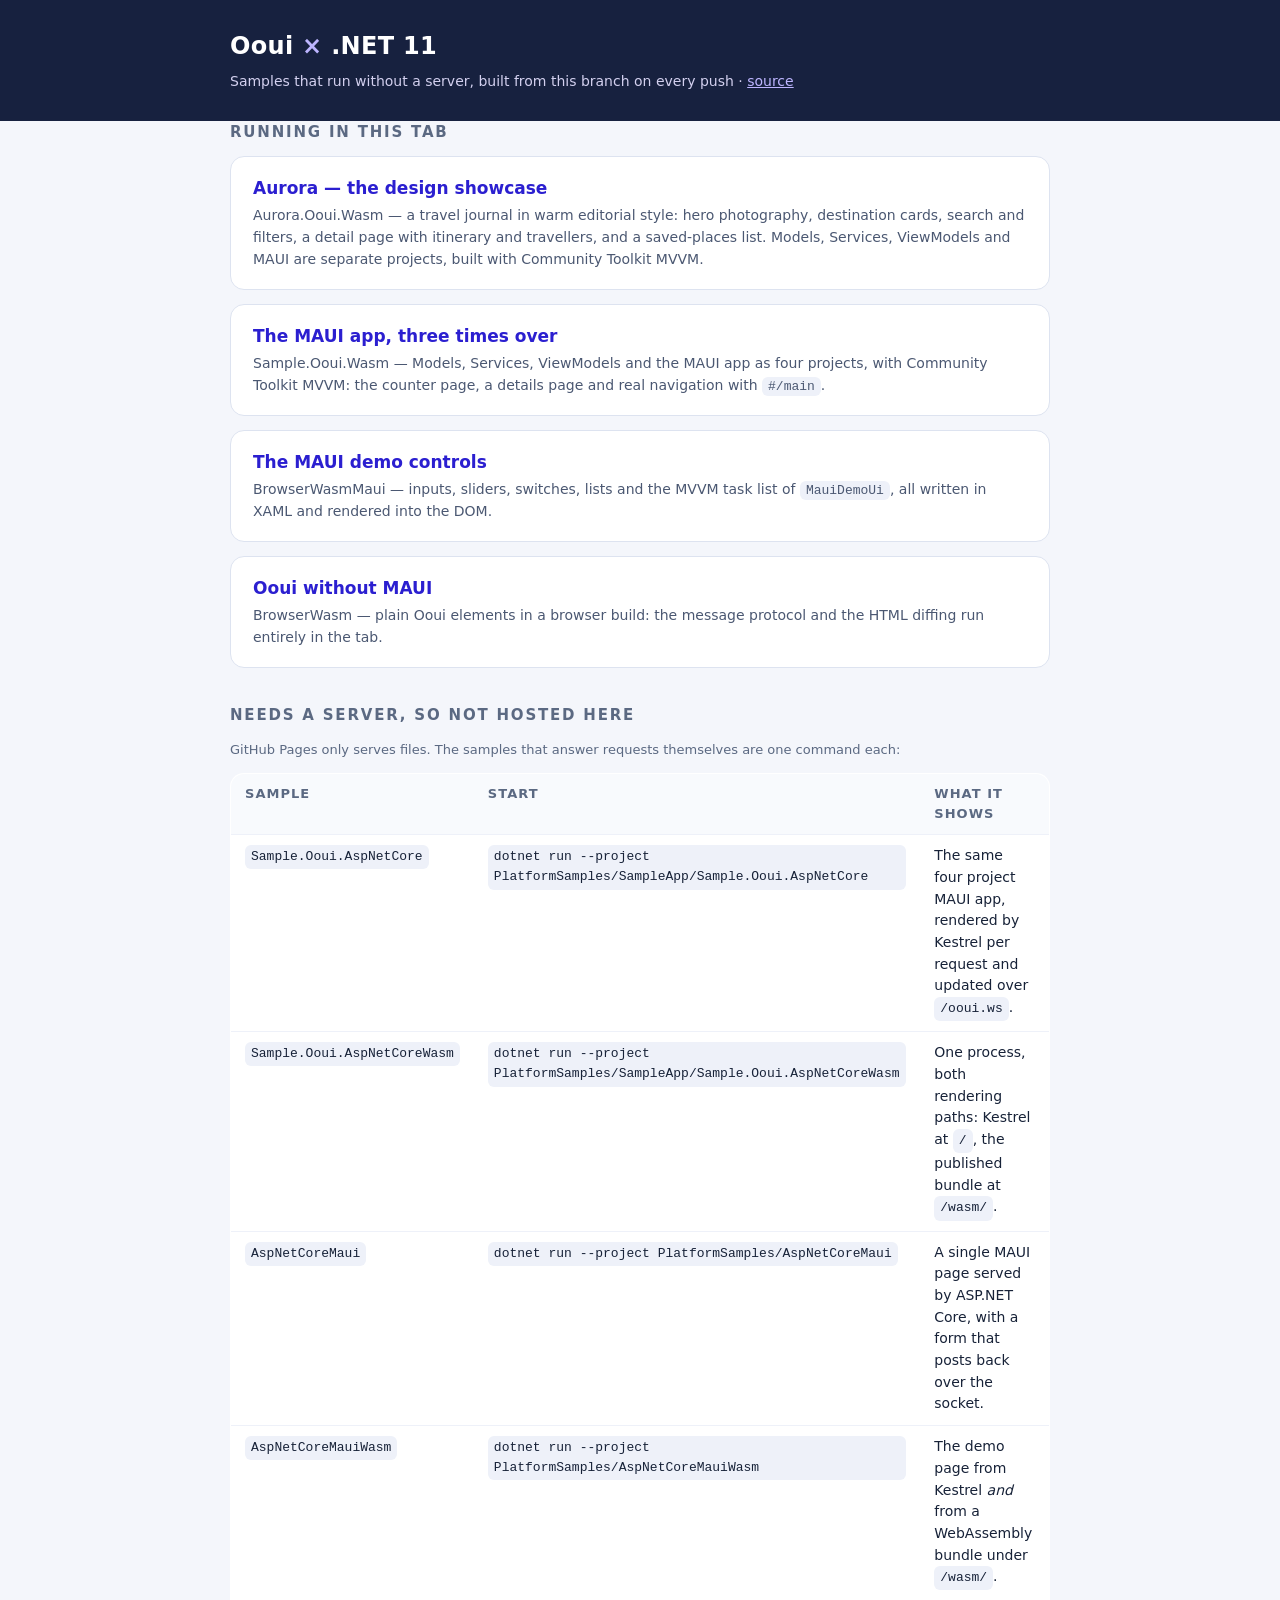
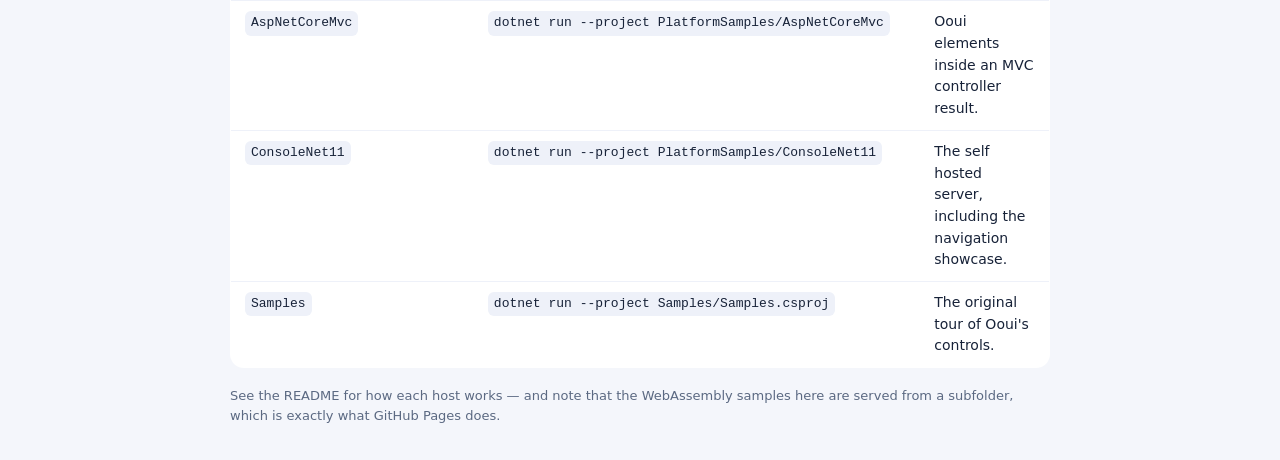
<file: .github/pages/index.html>
<!DOCTYPE html>
<html lang="en">
<head>
  <meta charset="utf-8" />
  <meta name="viewport" content="width=device-width, initial-scale=1" />
  <title>Ooui &middot; samples in the browser</title>
  <style>
    :root { color-scheme: light; }
    * { box-sizing: border-box; }
    body {
      margin: 0;
      background: #f4f6fb;
      color: #172238;
      font-family: "Segoe UI", system-ui, -apple-system, sans-serif;
      line-height: 1.55;
    }
    header { background: #17213f; color: #d3d0ef; }
    .wrap { max-width: 860px; margin: 0 auto; padding: 0 20px; }
    header .wrap { padding: 28px 20px; }
    header h1 { margin: 0; font-size: 24px; letter-spacing: .3px; color: #fff; }
    header h1 em { color: #bdb5ff; font-style: normal; }
    header p { margin: 6px 0 0; font-size: 14px; }
    header a { color: #bdb5ff; }
    main { padding: 28px 20px 64px; }
    h2 { font-size: 15px; text-transform: uppercase; letter-spacing: .12em; color: #5b6982; margin: 36px 0 12px; }
    h2:first-child { margin-top: 0; }
    .cards { display: grid; gap: 14px; }
    a.card {
      display: block;
      padding: 18px 22px;
      background: #fff;
      border: 1px solid #dde3f0;
      border-radius: 14px;
      color: inherit;
      text-decoration: none;
      transition: border-color .15s, transform .15s;
    }
    a.card:hover { border-color: #8f7dff; transform: translateY(-2px); }
    a.card strong { display: block; font-size: 17px; color: #2b1fd0; }
    a.card span { display: block; margin-top: 4px; font-size: 14px; color: #4b5872; }
    code { padding: 2px 6px; background: #eef1f9; border-radius: 6px; font-size: 13px; }
    table { width: 100%; border-collapse: collapse; background: #fff; border: 1px solid #dde3f0; border-radius: 14px; overflow: hidden; font-size: 14px; }
    th, td { padding: 10px 14px; text-align: left; border-bottom: 1px solid #eef1f9; vertical-align: top; }
    tr:last-child td { border-bottom: none; }
    th { background: #f8fafd; font-size: 13px; color: #5b6982; text-transform: uppercase; letter-spacing: .08em; }
    td code { display: inline-block; }
    .note { font-size: 13px; color: #5b6982; }
  </style>
</head>
<body>
  <header>
    <div class="wrap">
      <h1>Ooui <em>×</em> .NET 11</h1>
      <p>Samples that run without a server, built from this branch on every push &middot; <a href="https://github.com/Agredo/Ooui">source</a></p>
    </div>
  </header>

  <main class="wrap">
    <h2>Running in this tab</h2>
    <div class="cards">
      <a class="card" href="./aurora/">
        <strong>Aurora &mdash; the design showcase</strong>
        <span>Aurora.Ooui.Wasm &mdash; a travel journal in warm editorial style: hero photography, destination
        cards, search and filters, a detail page with itinerary and travellers, and a saved-places list.
        Models, Services, ViewModels and MAUI are separate projects, built with Community Toolkit MVVM.</span>
      </a>
      <a class="card" href="./ooui-maui/">
        <strong>The MAUI app, three times over</strong>
        <span>Sample.Ooui.Wasm &mdash; Models, Services, ViewModels and the MAUI app as four projects, with
        Community Toolkit MVVM: the counter page, a details page and real navigation with <code>#/main</code>.</span>
      </a>
      <a class="card" href="./browser-wasm-maui/">
        <strong>The MAUI demo controls</strong>
        <span>BrowserWasmMaui &mdash; inputs, sliders, switches, lists and the MVVM task list of
        <code>MauiDemoUi</code>, all written in XAML and rendered into the DOM.</span>
      </a>
      <a class="card" href="./browser-wasm/">
        <strong>Ooui without MAUI</strong>
        <span>BrowserWasm &mdash; plain Ooui elements in a browser build: the message protocol and the HTML
        diffing run entirely in the tab.</span>
      </a>
    </div>

    <h2>Needs a server, so not hosted here</h2>
    <p class="note">
      GitHub Pages only serves files. The samples that answer requests themselves are one command each:
    </p>
    <table>
      <thead>
        <tr><th>Sample</th><th>Start</th><th>What it shows</th></tr>
      </thead>
      <tbody>
        <tr>
          <td><code>Sample.Ooui.AspNetCore</code></td>
          <td><code>dotnet run --project PlatformSamples/SampleApp/Sample.Ooui.AspNetCore</code></td>
          <td>The same four project MAUI app, rendered by Kestrel per request and updated over <code>/ooui.ws</code>.</td>
        </tr>
        <tr>
          <td><code>Sample.Ooui.AspNetCoreWasm</code></td>
          <td><code>dotnet run --project PlatformSamples/SampleApp/Sample.Ooui.AspNetCoreWasm</code></td>
          <td>One process, both rendering paths: Kestrel at <code>/</code>, the published bundle at <code>/wasm/</code>.</td>
        </tr>
        <tr>
          <td><code>AspNetCoreMaui</code></td>
          <td><code>dotnet run --project PlatformSamples/AspNetCoreMaui</code></td>
          <td>A single MAUI page served by ASP.NET Core, with a form that posts back over the socket.</td>
        </tr>
        <tr>
          <td><code>AspNetCoreMauiWasm</code></td>
          <td><code>dotnet run --project PlatformSamples/AspNetCoreMauiWasm</code></td>
          <td>The demo page from Kestrel <em>and</em> from a WebAssembly bundle under <code>/wasm/</code>.</td>
        </tr>
        <tr>
          <td><code>AspNetCoreMvc</code></td>
          <td><code>dotnet run --project PlatformSamples/AspNetCoreMvc</code></td>
          <td>Ooui elements inside an MVC controller result.</td>
        </tr>
        <tr>
          <td><code>ConsoleNet11</code></td>
          <td><code>dotnet run --project PlatformSamples/ConsoleNet11</code></td>
          <td>The self hosted server, including the navigation showcase.</td>
        </tr>
        <tr>
          <td><code>Samples</code></td>
          <td><code>dotnet run --project Samples/Samples.csproj</code></td>
          <td>The original tour of Ooui's controls.</td>
        </tr>
      </tbody>
    </table>
    <p class="note" style="margin-top:18px">
      See the README for how each host works &mdash; and note that the WebAssembly samples here are served
      from a subfolder, which is exactly what GitHub Pages does.
    </p>
  </main>
</body>
</html>
</file>
